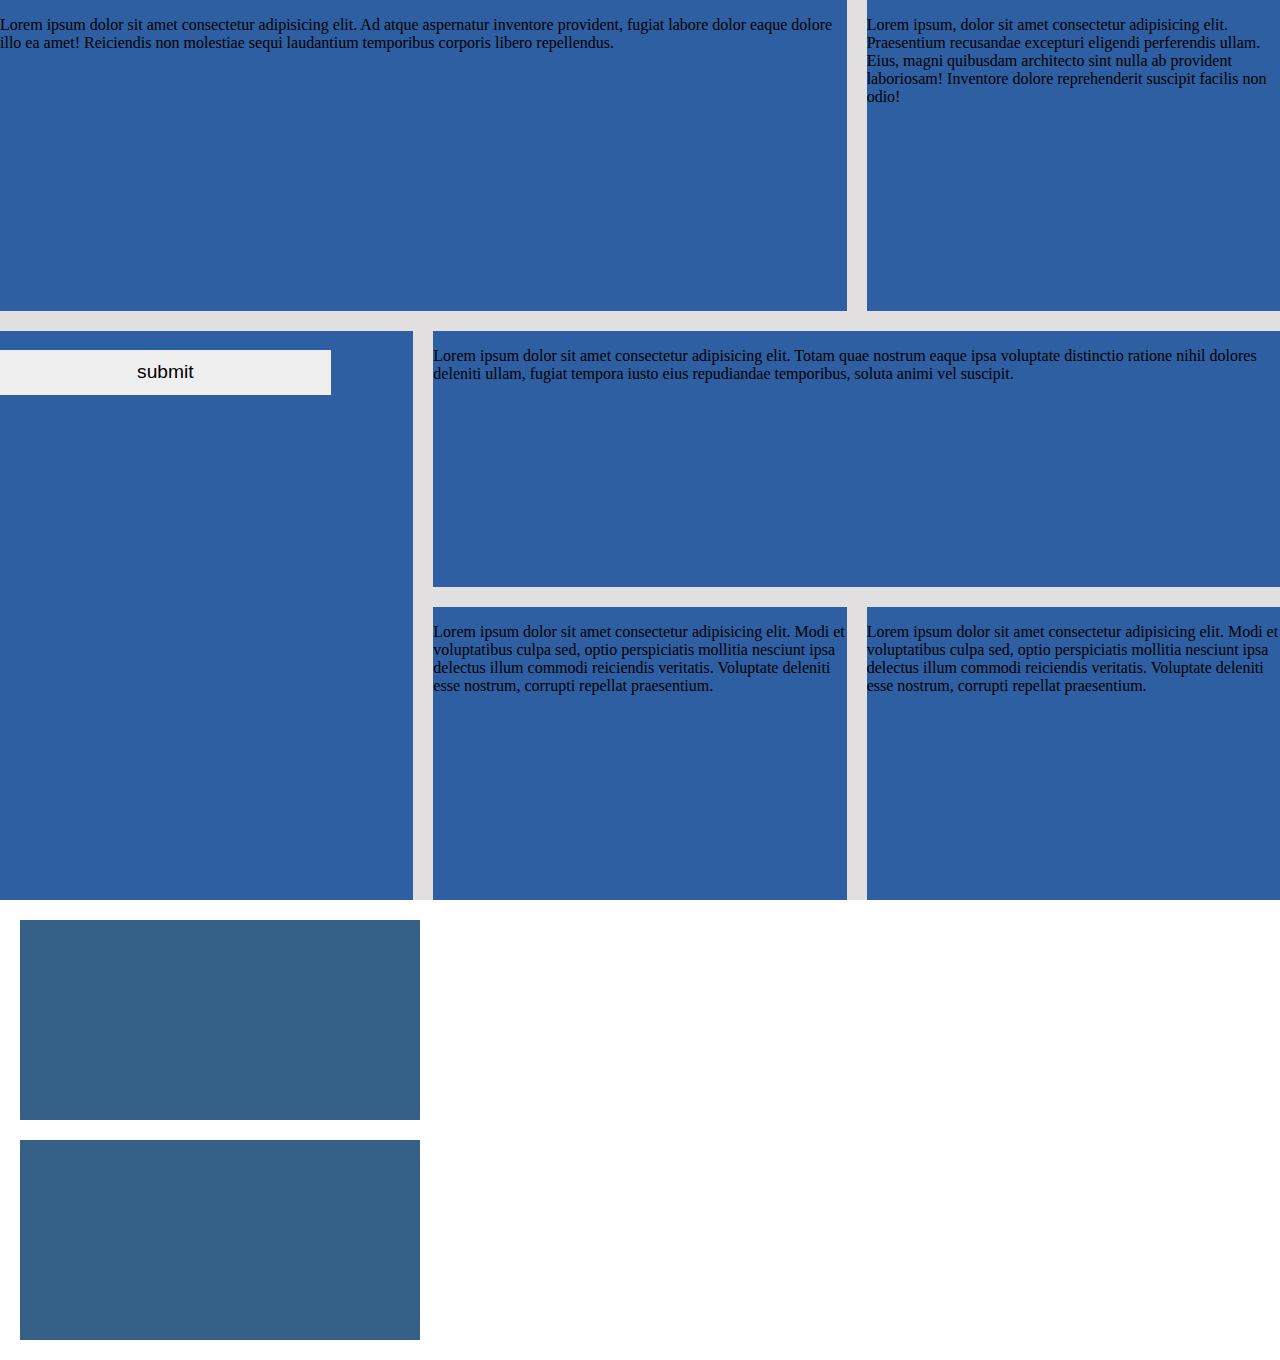
<file: grid/index.html>
<!DOCTYPE html>
<html lang="en">
  <head>
    <meta charset="UTF-8" />
    <meta name="viewport" content="width=device-width, initial-scale=1.0" />
    <title>Grid Layout</title>
    <link rel="stylesheet" href="styles.css" />
  </head>
  <body>
    <div class="container">
      <div class="grid-item one">
        <p>
          Lorem ipsum dolor sit amet consectetur adipisicing elit. Ad atque
          aspernatur inventore provident, fugiat labore dolor eaque dolore illo
          ea amet! Reiciendis non molestiae sequi laudantium temporibus corporis
          libero repellendus.
        </p>
      </div>
      <div class="grid-item two">
            <p>Lorem ipsum, dolor sit amet consectetur adipisicing elit. Praesentium recusandae excepturi eligendi perferendis ullam. Eius, magni quibusdam architecto sint nulla ab provident laboriosam! Inventore dolore reprehenderit suscipit facilis non odio!</p>
      </div>
      <div class="grid-item three">
        <button>submit</button>
      </div>
      <div class="grid-item four">
        <p>
          Lorem ipsum dolor sit amet consectetur adipisicing elit. Totam quae
          nostrum eaque ipsa voluptate distinctio ratione nihil dolores deleniti
          ullam, fugiat tempora iusto eius repudiandae temporibus, soluta animi
          vel suscipit.
        </p>
      </div>
      <div class="grid-item five">
            <p>Lorem ipsum dolor sit amet consectetur adipisicing elit. Modi et voluptatibus culpa sed, optio perspiciatis mollitia nesciunt ipsa delectus illum commodi reiciendis veritatis. Voluptate deleniti esse nostrum, corrupti repellat praesentium.</p>
      </div>
      <div class="grid-item six">
            <p>Lorem ipsum dolor sit amet consectetur adipisicing elit. Modi et voluptatibus culpa sed, optio perspiciatis mollitia nesciunt ipsa delectus illum commodi reiciendis veritatis. Voluptate deleniti esse nostrum, corrupti repellat praesentium.</p>
      </div>
    </div>


    <div class="demo">
      <div class="demo1">

      </div>
      <div class="demo2">
            
      </div>
    </div>
  </body>
</html>
</file>
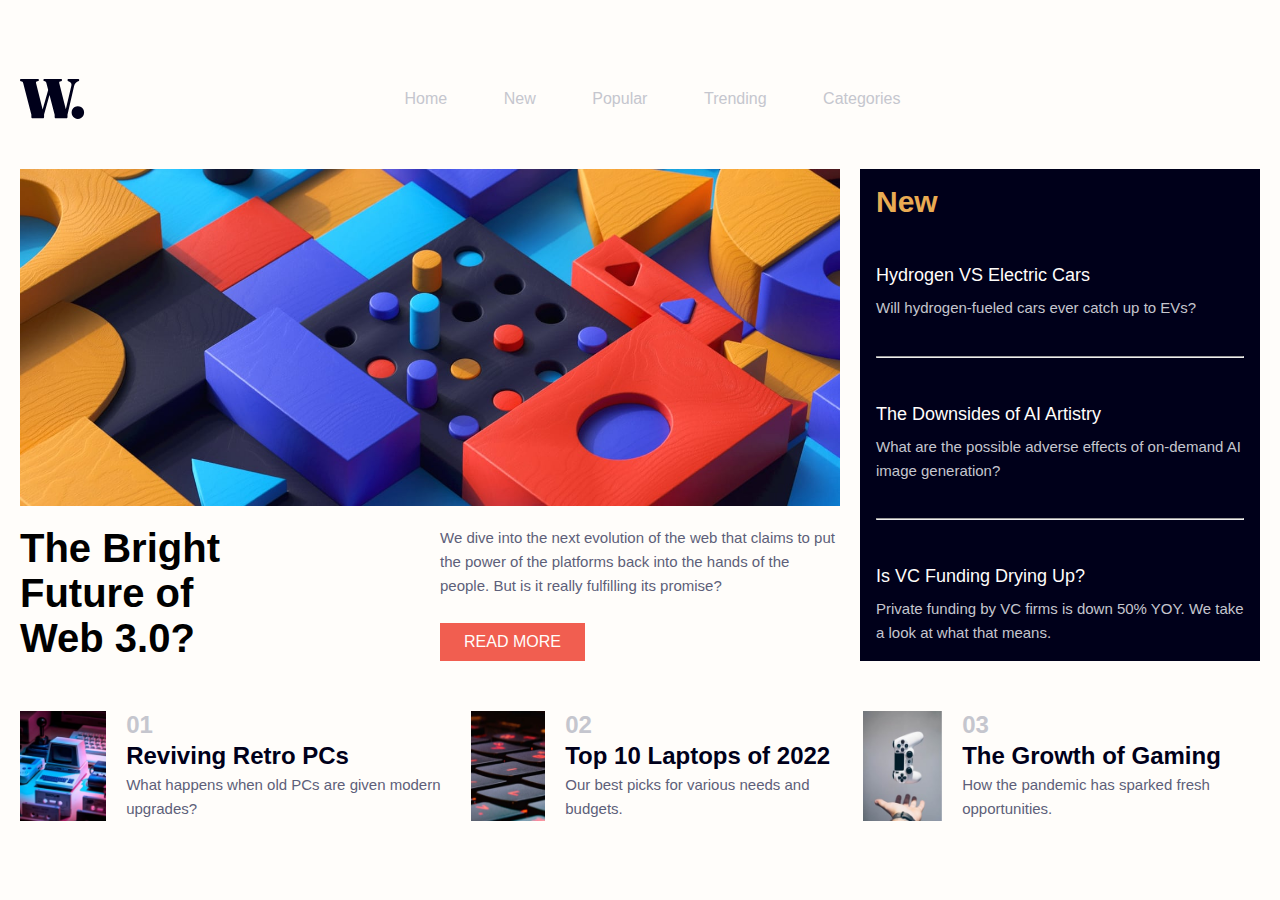
<file: news-homepage-main/index.html>
<!DOCTYPE html>
<html lang="en">
<head>
  <meta charset="UTF-8">
  <meta name="viewport" content="width=device-width, initial-scale=1.0"> <!-- displays site properly based on user's device -->

  <link rel="icon" type="image/png" sizes="32x32" href="./assets/images/favicon-32x32.png">
  
  <title>Frontend Mentor | News homepage</title>
  <link rel="stylesheet" href="styles.css">
  <!-- Feel free to remove these styles or customise in your own stylesheet 👍 -->
  <!-- <style>
    .attribution { font-size: 11px; text-align: center; }
    .attribution a { color: hsl(228, 45%, 44%); }
  </style> -->
</head>
<body>

  <div class="container">
    <div class="nav-bar">
      <img src="./assets//images/logo.svg" alt="logo">
      <div class="nav-item">
        <a href="#">Home</a>
        <a href="#">New</a>
        <a href="#">Popular</a>
        <a href="#">Trending</a>
        <a href="#">Categories</a>
      </div>
      <img src="./assets/images/icon-menu.svg" alt="" class="menu">
    </div>

    <div class="hero-section">
      <img src="./assets//images/image-web-3-desktop.jpg" alt="">
      <h2>The Bright<br> Future of <br>Web 3.0?</h2>
      <div class="hero-section-item">
        <p>We dive into the next evolution of the web that claims to put the power of the platforms back into the hands of the people. 
          But is it really fulfilling its promise?</p>
        <button>Read more</button>
      </div>

      <div class="hero-section-right">
        <h4>New</h4>
        <div class="right-section-item">
          <h6>Hydrogen VS Electric Cars</h6>
          <p>Will hydrogen-fueled cars ever catch up to EVs?</p>
        </div>
        <hr>
        <div class="right-section-item">
          <h6>The Downsides of AI Artistry</h6>
          <p>What are the possible adverse effects of on-demand AI image generation?</p>
        </div>
        <hr>
        <div class="right-section-item">
          <h6>Is VC Funding Drying Up?</h6>
          <p>Private funding by VC firms is down 50% YOY. We take a look at what that means.</p>
        </div>
      </div>
      
      
    </div>

    <div class="footer">
      <div class="footer-item">
        <img src="./assets/images/image-retro-pcs.jpg" alt="">
        <div class="content">
          <h1>01</h1>
          <h4>Reviving Retro PCs</h4>
          <p>What happens when old PCs are given modern upgrades?</p>
        </div>
        
      </div>
      <div class="footer-item">
        <img src="./assets/images/image-top-laptops.jpg" alt="">
        <div class="content">
          <h1>02</h1>
          <h4>Top 10 Laptops of 2022</h4>
          <p>Our best picks for various needs and budgets.</p>
        </div>
      </div>
      <div class="footer-item">
        <img src="./assets/images/image-gaming-growth.jpg" alt="">
        <div class="content">
          <h1>03</h1>
          <h4>The Growth of Gaming</h4>
          <p>How the pandemic has sparked fresh opportunities.</p>
        </div>
      </div>
    </div>
  </div>

  
  
  

  
  
  
<!--   
  <div class="attribution">
    Challenge by <a href="https://www.frontendmentor.io?ref=challenge" target="_blank">Frontend Mentor</a>. 
    Coded by <a href="#">Your Name Here</a>.
  </div> -->
</body>
</html>
</file>
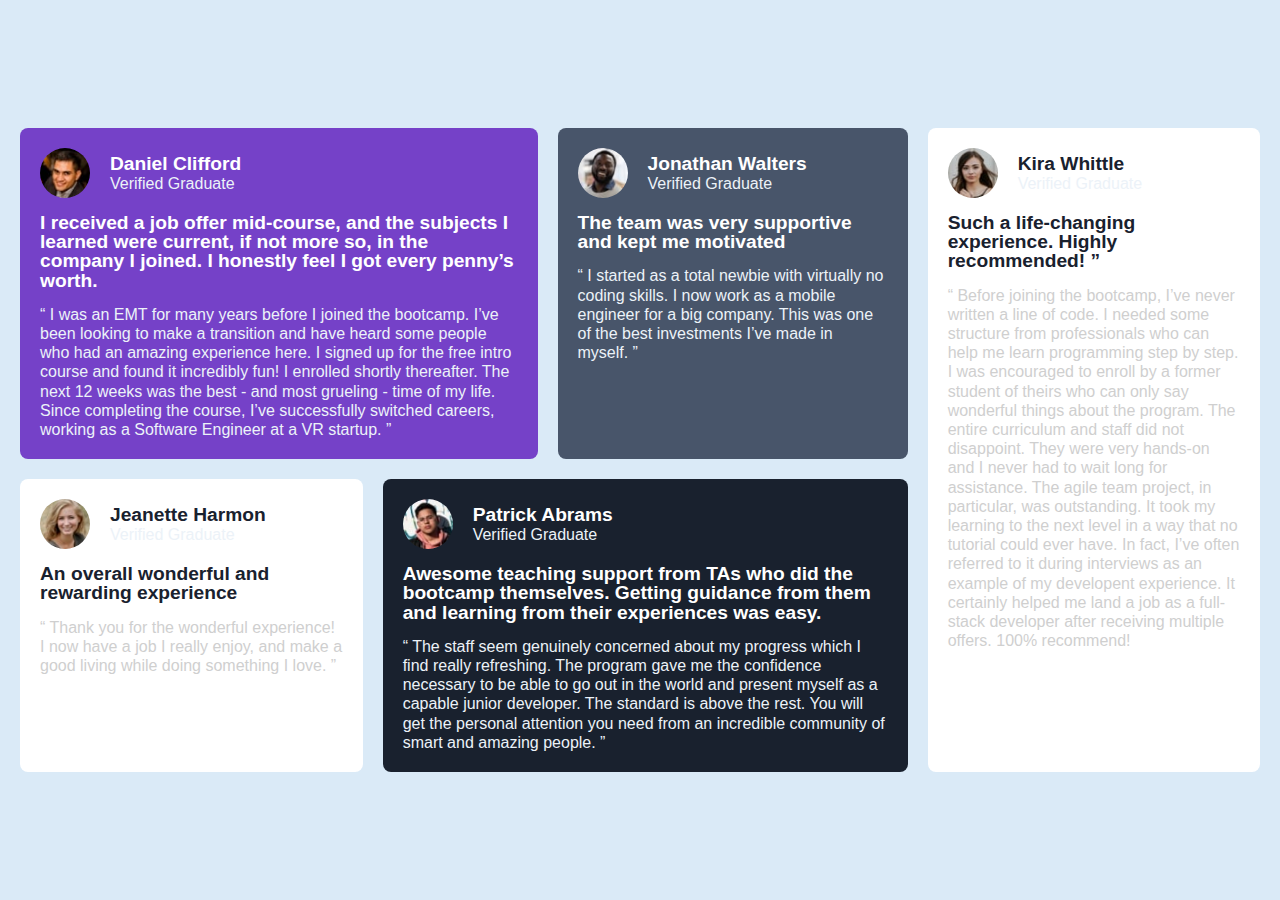
<file: testimonials-grid-section-main/index.html>
<!DOCTYPE html>
<html lang="en">
  <head>
    <meta charset="UTF-8" />
    <meta name="viewport" content="width=device-width, initial-scale=1.0" />
    <!-- displays site properly based on user's device -->

    <link
      rel="icon"
      type="image/png"
      sizes="32x32"
      href="./images/favicon-32x32.png"
    />

    <title>Frontend Mentor | [Challenge Name Here]</title>

    <!-- Feel free to remove these styles or customise in your own stylesheet 👍 -->
    <link rel="stylesheet" href="styles.css">
  </head>
  <body>
    <div class="container">
      <div class="card daniel">

        <div class="profile">
          <img src="./images/image-daniel.jpg" alt="user profile" />
          <div class="profile-item">
             <h4>Daniel Clifford</h4>
            <span>Verified Graduate</span>
          </div>
         
        </div>
        
        
        <h6>
          I received a job offer mid-course, and the subjects I learned were
          current, if not more so, in the company I joined. I honestly feel I
          got every penny’s worth.
        </h6>
        <p>
          “ I was an EMT for many years before I joined the bootcamp. I’ve been
          looking to make a transition and have heard some people who had an
          amazing experience here. I signed up for the free intro course and
          found it incredibly fun! I enrolled shortly thereafter. The next 12
          weeks was the best - and most grueling - time of my life. Since
          completing the course, I’ve successfully switched careers, working as
          a Software Engineer at a VR startup. ”
        </p>
      </div>

      <div class="card jonathan">
        <div class="profile">
          <img src="./images/image-jonathan.jpg" alt="user profile" />
          <div class="profile-item">
            <h4>Jonathan Walters</h4>
            <span>Verified Graduate</span>
          </div>
        </div>
        
        
        <h6>The team was very supportive and kept me motivated</h6>
        <p>
          “ I started as a total newbie with virtually no coding skills. I now
          work as a mobile engineer for a big company. This was one of the best
          investments I’ve made in myself. ”
        </p>
      </div>

      <div class="card jeanette">
        <div class="profile">
          <img src="./images/image-jeanette.jpg" alt="user profile" />
          <div class="profile-item">
            <h4>Jeanette Harmon</h4>
            <span>Verified Graduate</span>
          </div>
        </div>
        
        
        <h6>An overall wonderful and rewarding experience</h6>
        <p>
          “ Thank you for the wonderful experience! I now have a job I really
          enjoy, and make a good living while doing something I love. ”
        </p>
      </div>

      <div class="card patrick">
        <div class="profile">
          <img src="./images/image-patrick.jpg" alt="user profile" />
          <div class="profile-item">
            <h4>Patrick Abrams</h4>
            <span>Verified Graduate</span>
          </div>
        </div>
        
        
        <h6>
          Awesome teaching support from TAs who did the bootcamp themselves.
          Getting guidance from them and learning from their experiences was
          easy.
        </h6>
        <p>
          “ The staff seem genuinely concerned about my progress which I find
          really refreshing. The program gave me the confidence necessary to be
          able to go out in the world and present myself as a capable junior
          developer. The standard is above the rest. You will get the personal
          attention you need from an incredible community of smart and amazing
          people. ”
        </p>
      </div>

      <div class="card kira">
        <div class="profile">
          <img src="./images/image-kira.jpg" alt="user profile" />
          <div class="profile-item">
            <h4>Kira Whittle</h4>
            <span>Verified Graduate </span>
          </div>
        </div>
        
        
        <h6>Such a life-changing experience. Highly recommended! ”</h6>
        <p>
          “ Before joining the bootcamp, I’ve never written a line of code. I
          needed some structure from professionals who can help me learn
          programming step by step. I was encouraged to enroll by a former
          student of theirs who can only say wonderful things about the program.
          The entire curriculum and staff did not disappoint. They were very
          hands-on and I never had to wait long for assistance. The agile team
          project, in particular, was outstanding. It took my learning to the
          next level in a way that no tutorial could ever have. In fact, I’ve
          often referred to it during interviews as an example of my developent
          experience. It certainly helped me land a job as a full-stack
          developer after receiving multiple offers. 100% recommend!
        </p>
      </div>
    </div>

    <!-- <div class="attribution">
      Challenge by
      <a href="https://www.frontendmentor.io?ref=challenge" target="_blank"
        >Frontend Mentor</a
      >. Coded by <a href="#">Your Name Here</a>. -->
    </div>
  </body>
</html>
</file>
<file: grid/styles.css>
*{
      box-sizing: border-box;
}

body{
      margin: 0;
}

.container{
      background-color: #e1dfdf;
      width: 100%;
      min-height: 100vh;


      display: grid;
      grid-template-columns: repeat(3, 1fr);
      gap: 20px;
}


.grid-item{
      background-color: #2d5fa2;
     
}

.one{
      /* grid-column: 1/3;  */
      grid-column: 1/ span 2;
      font-size: 1.2rem;

      
}
.three{
      /* grid-row: 2/4; */
      grid-row: 2/ span 2;
}

.four{
      grid-column-start: 2;
      grid-column-end: 4;
}

.one p{
      font-size: 1rem;
}

.four p{
      font-size: 1rem;
}

.three button{
      border: none;
      outline: none;
      margin: 1em auto;
      padding: .6em 1.5em;
      width: 80%;
      font-size: 1.2rem;

}


.demo1, .demo2{
      background-color: #356188;
      width: 400px;
      margin: 20px;
      height: 200px;
}





@media screen and (max-width:768px) {
      .container{
            grid-template-columns: repeat(2, 1fr);
      }

      .four{
            grid-column: 2/ span 1;
      }
}

@media screen and (max-width: 500px) {
      .container{
            grid-template-columns: 1fr;
      }

      .one, .four{
            grid-column: 1/ span 1;
      }
}
</file>
<file: news-homepage-main/styles.css>
@import url("https://fonts.google.com/specimen/Inter");
*{
      box-sizing: border-box;
      margin: 0;
      font-family: "Inter", sans-serif;
}

body{
      background-color: hsl(36, 100%, 99%);
}

p{
      font-size: 15px;
      color: hsl(236, 13%, 42%);
      line-height: 24px;
}

.container{
      min-height: 100vh;
      max-width: 1440px;
      margin: 0 auto;

      display: flex;
      flex-direction: column;
      align-items: center;
      justify-content: center;
      gap: 50px;
      padding: 20px;
}

.nav-bar{
      width: 100%;
      display: flex;
      align-items: center;
      justify-content: space-between;
}

.nav-item{
      width: 40%;
      display: flex;
      align-items: center;
      justify-content: space-between;
}

.nav-item a{
      color: hsl(233, 8%, 79%);
      text-decoration: none;
      transition: 0.3s ease-in;
}

.nav-item a:hover{
      color: hsl(5, 85%, 63%);
      
}

.menu{
      visibility: hidden;
}

.hero-section{
      width: 100%;

      display: grid;
      grid-template-columns: repeat(3, 1fr);
      grid-template-areas: 'section_image section_image section_right'
                           'section_heading section_content section_right';
      gap: 20px;
}

.hero-section>img{
      grid-area: section_image;
      /* grid-column: 1/ span 2; */
      width: 100%;
}
.hero-section>h2{
      grid-area: section_heading;
      /* grid-column: 1/2; */
      grid-row: 2/3;
      width: 100%;
      font-size: 40px;
      font-weight: 800;
}
.hero-section-item{
      grid-area: section_content;
      /* grid-column: 2/3; */
      grid-row: 2/3;
      display: flex;
      flex-direction: column;
      justify-content: space-between;
}

.hero-section-item p{
      line-height: 24px;
      width: 100%;
      
}

.hero-section-item button{
      align-self: flex-start;
      background-color: hsl(5, 85%, 63%);
      color: hsl(36, 100%, 99%);
      outline: none;
      border: none;
      padding: 10px 24px;

      text-transform: uppercase;
      font-size: 16px;
      transition: .3s ease-in-out;
}

.hero-section-item button:hover{
      background-color: hsl(240, 100%, 5%);
      cursor: pointer;
}



.hero-section-right{
      grid-area: section_right;
      /* grid-column: 3/4; */
      grid-row: 1/3;
      background-color: hsl(240, 100%, 5%);

      padding: 16px;
      height: 100%;
      width: 100%;

      display: flex;
      flex-direction: column;
      gap: 20px;

      align-self: flex-start;
      justify-content: space-between;
}

.hero-section-right h4{
      font-size: 30px;
      font-weight: 700;
      color: hsl(35, 77%, 62%);
}

.right-section-item h6{
      color: hsl(36, 100%, 99%);
      font-size: 18px;
      font-weight: 400;
      margin: 10px 0;
}

.right-section-item p{
      color: hsl(233, 8%, 79%);
      
}

.right-section-item hr{
      outline: none;
      border: solid hsl(233, 8%, 79%) 2px;
}
.footer{
      width: 100%;
      display: flex;
      gap: 20px;
}

.footer-item{
      display: flex;

      gap: 20px;
}

.footer-item img{
      width: 20%;
}

.content{
      display: flex;
      flex-direction: column;
      align-items: flex-start;
      justify-content: space-between;
}

.footer-item h1{
      color: hsl(233, 8%, 79%);
      font-size: 24px;
      font-weight: 700;
}

.footer-item h4{
      color: hsl(240, 100%, 5%);
      font-size: 24px;
      font-weight: 700;
}

@media screen and (max-width:500px) {
      .hero-section{
            grid-template-columns: 1fr;
      grid-template-areas: 'section_image' 
                           'section_heading'
                           'section_content'
                           'section_right';
      }

      .nav-item{
            visibility: hidden;
      }
      .menu{
            visibility: visible;
      }

      .footer{
            flex-direction: column;
      }
}
</file>
<file: testimonials-grid-section-main/styles.css>
@import url("https://fonts.google.com/specimen/Barlow+Semi+Condensed");

*{
      box-sizing: border-box;
      margin: 0;
      font-family: "Barlow Semi Condensed", sans-serif;
}

body{
      background-color: #daeaf7;


      display: flex;
      min-height: 100vh;
      align-items: center;
      justify-content: center;
}

.container{
      display: grid;
      grid-template-areas: 'daniel daniel jonathan kira'
                   'jeanette patrick patrick kira';
      gap: 20px;
      padding: 20px;

      max-width: 1440px;

}

.card{
      padding: 20px;
      border-radius: 8px;
}

.card h6{
      font-size: 1.2rem;
      color: hsl(0, 0%, 100%);
      margin-bottom: 15px;
      line-height: 1.2rem;
}

.card p{
      color: hsl(210, 46%, 95%);
      line-height: 1.2rem;
}

.profile{
      display: flex;
      align-items: center;
      gap: 20px;
      margin-bottom: 15px;
}

.profile img{
      border-radius: 50%;
      width: 50px;
      
}

.profile h4{
      color: hsl(0, 0%, 100%);
      font-size: 1.2rem;
}

.profile span{
      color: hsl(210, 46%, 95%);
}

.daniel{
      background-color: hsl(263, 55%, 52%);
      grid-area: daniel;
}

.jonathan{
      background-color: hsl(217, 19%, 35%);
      grid-area: jonathan;
}

.jeanette{
      background-color: hsl(0, 0%, 100%);
      grid-area: jeanette;
}


.kira{
      grid-area: kira;
      background-color: hsl(0, 0%, 100%);
}



.patrick{
      background-color: hsl(219, 29%, 14%);
      grid-area: patrick;
}



.jeanette h6, .kira h6{
      color: hsl(219, 29%, 14%);
     
}

.jeanette h4, .kira h4{
      color: hsl(219, 29%, 14%);
}
.jeanette p, .kira p{
      color: hsl(0, 0%, 81%);
}


@media screen and (max-width: 900px){
      .container{
            grid-template-areas: 'daniel daniel jonathan'
                   'jeanette patrick patrick'
                   'kira kira kira';
      }
}
@media screen and (max-width: 768px){
      .container{
            grid-template-areas: 'daniel patrick'
                   'jeanette jonathan'
                   'kira kira';
      }
}

@media screen and (max-width: 500px) {
      .container{
            grid-template-areas: 'daniel' 
                                 'patrick'
                                 'jeanette'
                                 'jonathan'
                                 'kira';
      }
}
</file>
